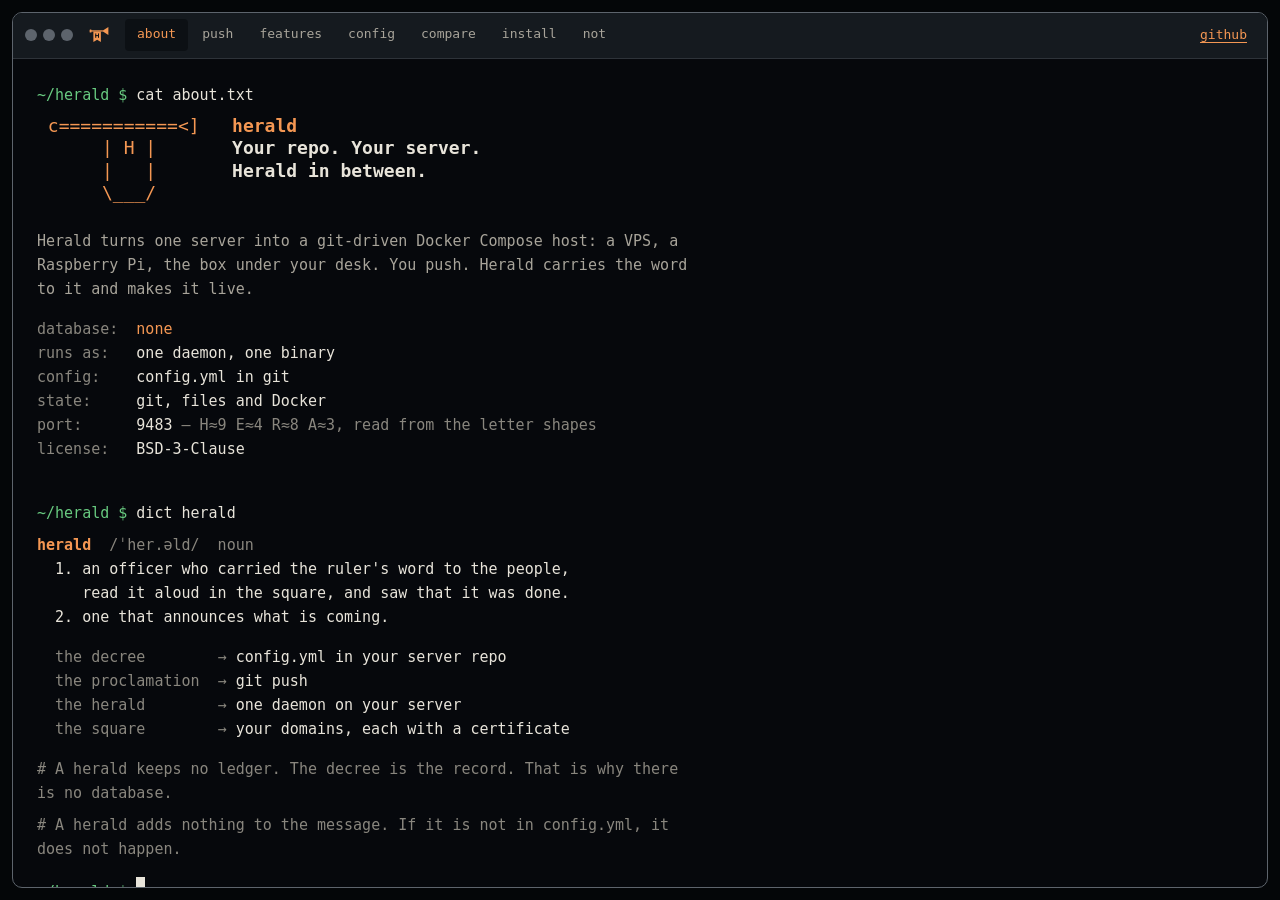
<file: site/index.html>
<!doctype html>
<html lang="en">
<head>
<meta charset="utf-8">
<meta name="viewport" content="width=device-width, initial-scale=1">
<title>Herald — your repo, your server, Herald in between</title>
<meta name="description" content="Herald turns one server into a git-driven Docker Compose host. One daemon, no database. Push makes it live.">
<meta name="color-scheme" content="dark">
<link rel="icon" href="favicon.svg" type="image/svg+xml">
<link rel="alternate" type="text/markdown" href="llms.txt" title="Herald for language models">
<style>
  :root {
    color-scheme: dark;
    --surface: oklch(0.17 0.01 250);
    --surface-raised: oklch(0.215 0.012 250);
    --surface-sunken: oklch(0.135 0.01 250);
    --text: oklch(0.92 0.015 90);
    --text-muted: oklch(0.72 0.015 90);
    --text-faint: oklch(0.62 0.012 90);
    --accent: oklch(0.76 0.14 55);
    --ok: oklch(0.76 0.14 150);
    --border: oklch(0.32 0.012 250);
    --border-strong: oklch(0.5 0.015 250);

    --step--1: 0.8125rem;
    --step-0: 0.9375rem;
    --step-1: 1.125rem;
    --step-2: 1.5rem;
    --step-3: 2.25rem;

    --space-1: 0.5rem;
    --space-2: 1rem;
    --space-3: 1.5rem;
    --space-4: 2.5rem;
    --space-5: 4rem;

    --mono: ui-monospace, "JetBrains Mono", "SF Mono", "Cascadia Code", Menlo, Consolas, monospace;
  }

  * { box-sizing: border-box; }

  body {
    margin: 0;
    background: var(--surface);
    color: var(--text);
    font: var(--step-0)/1.6 var(--mono);
  }

  .wrap { max-width: 46rem; margin: 0 auto; padding-inline: var(--space-3); }
  .wide { max-width: 64rem; }

  a { color: var(--accent); text-underline-offset: 0.2em; }
  :focus-visible { outline: 2px solid var(--accent); outline-offset: 3px; border-radius: 2px; }

  header { padding-block: var(--space-5) var(--space-4); }

  .mark { display: flex; align-items: center; gap: var(--space-1); color: var(--text-muted); font-size: var(--step--1); }
  .mark svg { width: 1.25rem; height: 1.25rem; color: var(--accent); flex: none; }

  h1 { font-size: var(--step-3); line-height: 1.15; margin: var(--space-2) 0; letter-spacing: -0.02em; }
  h2 { font-size: var(--step-2); line-height: 1.25; margin: 0 0 var(--space-2); }
  h2::before { content: "## "; color: var(--text-faint); }
  h3 { font-size: var(--step-0); line-height: 1.4; margin: 0 0 var(--space-1); }

  .lede { font-size: var(--step-1); line-height: 1.5; color: var(--text-muted); margin: 0 0 var(--space-3); }

  .facts { margin: 0; display: grid; grid-template-columns: max-content 1fr; gap: 0.25rem var(--space-3); padding: var(--space-2); background: var(--surface-sunken); border: 1px solid var(--border); border-radius: 6px; }
  .facts dt { color: var(--text-faint); }
  .facts dd { margin: 0; min-width: 0; }
  .facts .key { color: var(--accent); font-weight: 600; }

  section { padding: var(--space-4) 0; border-top: 1px solid var(--border); }
  p { margin: 0 0 var(--space-2); }
  .muted { color: var(--text-muted); }

  pre {
    background: var(--surface-sunken);
    border: 1px solid var(--border);
    border-radius: 6px;
    padding: var(--space-2);
    overflow-x: auto;
    font: var(--step--1)/1.6 var(--mono);
    margin: 0 0 var(--space-2);
  }
  code { font-family: var(--mono); }
  .prompt { color: var(--text-faint); user-select: none; }

  /* ---- push demo: a tmux-style terminal ---- */
  .demo-head { display: flex; flex-wrap: wrap; align-items: baseline; justify-content: space-between; gap: var(--space-1) var(--space-2); }

  .term { --lh: 1.6em; background: var(--surface-sunken); border: 1px solid var(--border-strong); border-radius: 8px; overflow: hidden; font-size: var(--step--1); line-height: var(--lh); }
  .term-bar { display: grid; grid-template-columns: auto 1fr auto; align-items: center; gap: var(--space-1); padding: 0.4rem 0.75rem; background: var(--surface-raised); border-bottom: 1px solid var(--border); color: var(--text-faint); }
  .term-bar .dots { display: flex; gap: 6px; }
  .term-bar .dots i { width: 11px; height: 11px; border-radius: 50%; background: var(--border-strong); }
  .term-bar .title { text-align: center; }

  .panes { display: grid; grid-template-columns: minmax(0, 1fr) minmax(0, 1fr); grid-template-rows: auto auto; gap: 1px; background: var(--border); }
  .pane { background: var(--surface-sunken); min-width: 0; display: flex; flex-direction: column; }
  .pane-title { padding: 0 0.75rem; color: var(--text-faint); border-bottom: 1px dashed var(--border); white-space: nowrap; overflow: hidden; text-overflow: ellipsis; }
  .pane-body { padding: 0.25rem 0.75rem; overflow: hidden; flex: 1 0 auto; }
  .pane-body > div { white-space: pre-wrap; overflow-wrap: anywhere; padding-left: 2ch; text-indent: -2ch; min-height: var(--lh); }

  .pane.ed { grid-column: 1; grid-row: 1; }
  .pane.ed .pane-body { height: calc(var(--lh) * 16 + 0.5rem); padding-left: 0; }
  .pane.ed .pane-body > div { padding-left: 0; text-indent: 0; }
  .pane.sh { grid-column: 1; grid-row: 2; }
  .pane.sh .pane-body { height: calc(var(--lh) * 11 + 0.5rem); }
  .pane.log { grid-column: 2; grid-row: 1 / span 2; }
  .ed-status { padding: 0 0.75rem; color: var(--text-muted); background: var(--surface-raised); white-space: pre; overflow: hidden; }

  .gut { display: inline-block; width: 5ch; text-align: right; padding-right: 1ch; color: var(--text-faint); user-select: none; }
  .sign { display: inline-block; width: 2ch; color: var(--ok); }
  .added { color: var(--ok); }
  .ps { color: var(--text-faint); }
  .dim { color: var(--text-faint); }
  .hl { color: var(--accent); }
  .ok { color: var(--ok); }
  .cursor { display: inline-block; width: 1ch; background: var(--text); animation: blink 1s steps(1) infinite; }
  .cursor::before { content: "\00a0"; }
  @keyframes blink { 50% { opacity: 0; } }

  .status { align-items: center; display: flex; justify-content: space-between; gap: var(--space-1); padding: 0 0.75rem; background: var(--surface-raised); border-top: 1px solid var(--border); white-space: nowrap; overflow: hidden; }
  .steps { display: flex; gap: 1ch; list-style: none; margin: 0; padding: 0; overflow: hidden; }
  .steps li { padding: 0 0.5ch; color: var(--text-muted); }
  .steps li.now { background: var(--accent); color: var(--surface-sunken); }
  .steps li.now::after { content: "*"; }

  @media (max-width: 52rem) {
    .panes { grid-template-columns: minmax(0, 1fr); }
    .pane.ed, .pane.sh, .pane.log { grid-column: 1; grid-row: auto; }
    .pane.log .pane-body { height: calc(var(--lh) * 16 + 0.5rem); }
  }

  .visually-hidden { position: absolute; width: 1px; height: 1px; overflow: hidden; clip-path: inset(50%); white-space: nowrap; }
  button {
    font: inherit; font-size: var(--step--1); color: var(--text);
    background: var(--surface-raised); border: 1px solid var(--border-strong); border-radius: 4px;
    padding: 0.4rem 0.9rem; min-height: 2.25rem; cursor: pointer;
  }
  button:hover { border-color: var(--accent); }

  .features { margin: 0; display: grid; grid-template-columns: minmax(0, 14rem) minmax(0, 1fr); gap: 0.75rem var(--space-3); }
  .features dt { color: var(--accent); font-weight: 600; }
  .features dt::before { content: "+ "; color: var(--ok); }
  .features dd { margin: 0; color: var(--text-muted); }
  @media (max-width: 40rem) {
    .features { grid-template-columns: minmax(0, 1fr); gap: 0.25rem; }
    .features dd { margin-bottom: 0.75rem; }
  }

  .points { display: grid; gap: var(--space-2); grid-template-columns: repeat(auto-fit, minmax(min(100%, 18rem), 1fr)); }
  .points div { min-width: 0; background: var(--surface-raised); border: 1px solid var(--border); border-radius: 6px; padding: var(--space-2); }
  .points p { margin: 0; color: var(--text-muted); }

  .table-scroll { overflow-x: auto; border: 1px solid var(--border); border-radius: 6px; margin-bottom: var(--space-2); }
  table { border-collapse: collapse; width: 100%; font-size: var(--step--1); }
  th, td { text-align: left; padding: 0.5rem 0.75rem; border-bottom: 1px solid var(--border); white-space: nowrap; vertical-align: top; }
  thead th { color: var(--text-faint); font-weight: 400; background: var(--surface-sunken); }
  tbody tr:last-child td, tbody tr:last-child th { border-bottom: 0; }
  tbody th { font-weight: 600; }
  tr.self th, tr.self td { background: var(--surface-raised); }
  tr.self th { color: var(--accent); }
  caption { caption-side: bottom; text-align: left; padding: 0.5rem 0.75rem; color: var(--text-faint); }

  .not { padding-left: 0; list-style: none; color: var(--text-muted); }
  .not li { margin-bottom: 0.25rem; }
  .not li::before { content: "- "; color: var(--text-faint); }

  footer { padding-block: var(--space-4) var(--space-5); color: var(--text-muted); font-size: var(--step--1); border-top: 1px solid var(--border); }

  @media (prefers-reduced-motion: reduce) {
    *, *::before, *::after {
      animation-duration: 0.01ms !important;
      animation-iteration-count: 1 !important;
      transition-duration: 0.01ms !important;
      scroll-behavior: auto !important;
    }
  }
  /* ---- the whole page as one terminal session ---- */
  body { background: oklch(0.12 0.008 250); }
  html, body { height: 100%; }
  body { margin: 0; padding: 0.75rem; }
  .window { height: 100%; display: grid; grid-template-rows: auto minmax(0, 1fr); grid-template-columns: minmax(0, 1fr); border: 1px solid var(--border-strong); border-radius: 10px; background: var(--surface-sunken); overflow: clip; }
  .win-bar { display: flex; align-items: center; gap: var(--space-2); padding: 0.4rem 0.75rem; background: var(--surface-raised); border-bottom: 1px solid var(--border); font-size: var(--step--1); }
  .win-bar .dots { display: flex; gap: 6px; flex: none; }
  .win-bar .dots i { width: 12px; height: 12px; border-radius: 50%; background: var(--border-strong); }
  .tabs { display: flex; gap: 2px; list-style: none; margin: 0; padding: 0; overflow-x: auto; min-width: 0; }
  .tabs a { display: block; padding: 0.3rem 0.75rem; min-height: 2rem; color: var(--text-muted); text-decoration: none; border-radius: 4px; white-space: nowrap; }
  .tabs a:hover { background: var(--surface); color: var(--text); }
  .tabs a[aria-current="page"] { background: var(--surface); color: var(--accent); }
  .win-bar .logo { flex: none; }
  .win-bar .repo { margin-left: auto; flex: none; padding: 0.3rem 0.5rem; }

  .screen { padding: var(--space-3); font-size: var(--step-0); overflow: auto; }
  .screen:focus-visible { outline-offset: -3px; }
  .screen section.block { padding: 0; border: 0; margin-bottom: var(--space-4); }
  .tabbed .screen section.block { margin-bottom: 0; }
  .note button { margin-left: 1ch; min-height: 0; padding: 0 0.75rem; }
  .note:has(button) { max-width: none; }
  .cmd { margin-bottom: var(--space-1); white-space: pre-wrap; overflow-wrap: anywhere; }
  .cmd .ps { color: var(--ok); }
  .cmd .path { color: var(--accent); }
  .out { color: var(--text); }
  .out p { margin: 0 0 var(--space-1); max-width: 72ch; }

  .banner { color: var(--accent); margin: 0 0 var(--space-3); padding: 0; background: none; border: 0; font-size: var(--step-1); line-height: 1.25; overflow: visible; }
  .banner .tagline { color: var(--text); font-weight: 700; }
  h1 { font-size: var(--step-0); margin: 0 0 var(--space-1); letter-spacing: 0; }
  .screen h2 { font-size: var(--step-0); margin: 0 0 var(--space-1); text-transform: uppercase; letter-spacing: 0.05em; }
  .screen h2::before { content: none; }

  .kv { display: grid; grid-template-columns: max-content minmax(0, 1fr); gap: 0 2ch; margin: var(--space-2) 0 0; }
  .kv dt { color: var(--text-faint); }
  .kv dt::after { content: ":"; }
  .kv dd { margin: 0; }

  .man { margin: 0; display: grid; grid-template-columns: minmax(0, 26ch) minmax(0, 1fr); gap: 0.5rem 2ch; padding-left: 4ch; }
  .man dt { font-weight: 700; }
  .man dd { margin: 0; color: var(--text-muted); max-width: 64ch; }
  @media (max-width: 44rem) {
    .man { grid-template-columns: minmax(0, 1fr); padding-left: 2ch; gap: 0; }
    .man dd { margin: 0 0 0.75rem 2ch; }
  }

  .ps-table { border-collapse: collapse; font-size: var(--step--1); }
  .ps-table th, .ps-table td { text-align: left; padding: 0 3ch 0 0; white-space: nowrap; border: 0; background: none; }
  .ps-table thead th { color: var(--text-faint); font-weight: 400; }
  .ps-table tbody th { font-weight: 400; }
  .ps-table tr.self th, .ps-table tr.self td { color: var(--accent); background: none; }
  .scroll-x { overflow-x: auto; padding-bottom: var(--space-1); }
  .note { color: var(--text-faint); }
  .note::before { content: "# "; }
  .term { margin-top: var(--space-1); }

  .screen pre.plain { background: none; border: 0; padding: 0; margin: 0; font-size: var(--step-0); white-space: pre-wrap; overflow-wrap: anywhere; }

  .tail .cursor { vertical-align: text-bottom; }
  @media (max-width: 30rem) {
    /* Too narrow for the tagline beside the trumpet: show it below as the h1. */
    .banner .tagline, .banner b { display: none; }
    .tabbed #about-h, #about-h { position: static; width: auto; height: auto; clip-path: none; white-space: normal; margin-bottom: var(--space-2); }
    .win-bar .repo { display: none; }
    .screen { padding-inline: var(--space-2); }
  }

  /* Reveal: only when JS runs and motion is allowed. Without either, everything shows. */
  .anim .block .out, .anim .block .tail { opacity: 0; transition: opacity 250ms; }
  .anim .block.done .out, .anim .block.done .tail { opacity: 1; }
  .tail { margin-top: var(--space-2); }

  /* Doc tabs: markdown shown the way a colour pager would. */
  .doc { max-width: 140ch; }
  .doc .md-h { font-size: var(--step-0); margin: var(--space-3) 0 var(--space-1); color: var(--accent); }
  .doc .md-h:first-child { margin-top: 0; }
  .doc .md-p, .doc .md-quote { margin: 0 0 var(--space-1); max-width: 80ch; }
  .doc .md-quote { color: var(--text-muted); border-left: 2px solid var(--border-strong); padding-left: 1.5ch; }
  .doc .md-li { padding-left: 2ch; text-indent: -2ch; max-width: 80ch; }
  .doc .md-hr { border: 0; border-top: 1px dashed var(--border); margin: var(--space-3) 0; }
  .doc code.hl { color: var(--accent); }
  .doc pre.md-code { font-size: var(--step--1); margin: var(--space-1) 0 var(--space-2); }
  .doc .md-table { overflow-x: auto; margin: var(--space-1) 0 var(--space-2); }
  .doc table { border-collapse: collapse; font-size: var(--step--1); width: 100%; }
  .doc th, .doc td { text-align: left; vertical-align: top; padding: 0.25rem 2ch 0.25rem 0; border-bottom: 1px dashed var(--border); white-space: normal; min-width: 10ch; }
  .doc td:last-child { min-width: 30ch; }
  .doc thead th { color: var(--text-faint); font-weight: 400; }

  /* Push tab: tmux takes over the whole window, like attaching for real. */
  .screen.full { padding: 0; display: flex; flex-direction: column; }
  .screen.full #push { flex: 1; display: flex; flex-direction: column; min-height: 0; }
  .screen.full #push > .cmd { padding: var(--space-3) var(--space-3) 0; }
  .anim .screen.full #push.done > .cmd { display: none; }
  .screen.full #push .out { flex: 1; display: flex; flex-direction: column; min-height: 0; }
  .screen.full .term { flex: 1; display: flex; flex-direction: column; margin: 0; border: 0; border-radius: 0; }
  .screen.full .panes { flex: 1; grid-template-rows: minmax(0, 1fr) auto; }
  .screen.full .pane.ed .pane-body { height: auto; flex: 1 1 0; min-height: calc(var(--lh) * 16 + 0.5rem); }
  .screen.full .pane.log .pane-body { flex: 1 1 0; min-height: 0; }
  .status button { margin-left: 1ch; min-height: 0; padding: 0 0.75rem; }
  @media (max-width: 52rem) {
    .screen.full .panes { grid-template-rows: none; }
    .screen.full .pane.ed .pane-body, .screen.full .pane.log .pane-body { flex: none; height: calc(var(--lh) * 16 + 0.5rem); }
  }
  .cmd.sub { margin-top: var(--space-4); }
  .screen pre.plain.dict { margin-bottom: var(--space-2); }
  .dict b { font-weight: 700; }
  .map { margin: 0 0 var(--space-2) 2ch; }
  .map dt::after { content: none; }
  .map dd::before { content: "→ "; color: var(--text-faint); }
</style>
</head>
<body>
<div class="window">
  <nav class="win-bar" aria-label="Sections">
    <span class="dots" aria-hidden="true"><i></i><i></i><i></i></span>
    <img class="logo" src="favicon.svg" alt="" width="20" height="20">
    <ul class="tabs">
      <li><a href="#about">about</a></li>
      <li><a href="#push">push</a></li>
      <li><a href="#features">features</a></li>
      <li><a href="#config">config</a></li>
      <li><a href="#compare">compare</a></li>
      <li><a href="#install">install</a></li>
      <li><a href="#not">not</a></li>
    </ul>
    <a class="repo" href="https://github.com/nogo/herald">github</a>
  </nav>

  <main class="screen" tabindex="0">
    <section class="block" id="about" aria-labelledby="about-h">
      <div class="cmd"><span class="ps">~/herald $</span> <span class="typed">cat about.txt</span></div>
      <div class="out">
        <pre class="banner" aria-hidden="true"> c===========&lt;]   <b>herald</b>
      | H |       <span class="tagline">Your repo. Your server.</span>
      |   |       <span class="tagline">Herald in between.</span>
      \___/</pre>
        <h1 id="about-h" class="visually-hidden">Your repo. Your server. Herald in between.</h1>
        <p class="muted">Herald turns one server into a git-driven Docker Compose host: a VPS, a Raspberry Pi, the box under your desk. You push. Herald carries the word to it and makes it live.</p>
        <dl class="kv">
          <dt>database</dt><dd class="hl">none</dd>
          <dt>runs as</dt><dd>one daemon, one binary</dd>
          <dt>config</dt><dd>config.yml in git</dd>
          <dt>state</dt><dd>git, files and Docker</dd>
          <dt>port</dt><dd>9483 <span class="dim">— H≈9 E≈4 R≈8 A≈3, read from the letter shapes</span></dd>
          <dt>license</dt><dd>BSD-3-Clause</dd>
        </dl>

        <div class="cmd sub"><span class="ps">~/herald $</span> dict herald</div>
<pre class="plain dict"><b class="hl">herald</b>  <span class="dim">/ˈher.əld/  noun</span>
  1. an officer who carried the ruler's word to the people,
     read it aloud in the square, and saw that it was done.
  2. one that announces what is coming.</pre>
        <dl class="kv map">
          <dt>the decree</dt><dd>config.yml in your server repo</dd>
          <dt>the proclamation</dt><dd>git push</dd>
          <dt>the herald</dt><dd>one daemon on your server</dd>
          <dt>the square</dt><dd>your domains, each with a certificate</dd>
        </dl>
        <p class="note">A herald keeps no ledger. The decree is the record. That is why there is no database.</p>
        <p class="note">A herald adds nothing to the message. If it is not in config.yml, it does not happen.</p>
      </div>
      <div class="cmd tail" aria-hidden="true"><span class="ps">~/herald $</span> <span class="cursor"></span></div>
    </section>

    <section class="block" id="push" aria-labelledby="push-h">
      <div class="cmd"><span class="ps">~/herald $</span> <span class="typed">tmux attach -t push</span></div>
      <div class="out">
        <h2 id="push-h" class="visually-hidden">What a push does</h2>
    <p class="visually-hidden">The terminal below shows one push: you add a stack to config.yml and push, nothing else. An editor adds a wiki stack to config.yml. The shell commits and pushes the server repo. On the server, the Herald log shows the webhook arrive, a generated secret, and docker compose up. Finally curl gets HTTP 200 from https://wiki.example.com.</p>
    <div class="term">
      <div class="panes" aria-hidden="true">
        <div class="pane ed">
          <div class="pane-title">~/my-server/config.yml</div>
          <div class="pane-body" id="ed"></div>
          <div class="ed-status" id="ed-status"></div>
        </div>
        <div class="pane sh">
          <div class="pane-title">laptop: ~/my-server</div>
          <div class="pane-body" id="sh"></div>
        </div>
        <div class="pane log">
          <div class="pane-title">srv1: journalctl -u herald -f -o cat</div>
          <div class="pane-body" id="log"></div>
        </div>
      </div>
      <div class="status">
        <ol class="steps" id="steps" aria-hidden="true"><li>0:edit</li><li>1:push</li><li>2:webhook</li><li>3:deploy</li><li>4:live</li></ol>
        <span class="dim">srv1 <button type="button" id="demo-toggle" hidden>pause</button></span>
      </div>
    </div>
      </div>
    </section>

    <section class="block" id="features" aria-labelledby="features-h">
      <div class="cmd"><span class="ps">~/herald $</span> <span class="typed">cat features.txt</span></div>
      <div class="out">
        <h2 id="features-h">Features</h2>
        <dl class="man">
          <dt>push to deploy</dt>
          <dd>A push to an app repo deploys its stack. Tags that match tag_pattern deploy too.</dd>
          <dt>server repo wiring</dt>
          <dd>A push to the server repo reloads config, keeps webhooks in sync and redeploys the stacks that changed.</dd>
          <dt>secrets management</dt>
          <dd>Secrets are age-encrypted on the server and never stored in git. Set one with herald secret set. Herald delivers it as an env var or a Docker secret.</dd>
          <dt>generated secrets</dt>
          <dd>Write generate: alphanumeric, base64 or hex. Herald creates the value on first deploy and keeps it stable after that. Nobody has to invent or see a password.</dd>
          <dt>automatic TLS</dt>
          <dd>Caddy gets a certificate for every domain in the config. Adding a domain is one line.</dd>
          <dt>preview environments</dt>
          <dd>A branch gets its own subdomain. Merging or closing the pull request tears it down.</dd>
          <dt>same repo, many deploys</dt>
          <dd>Deploy one repo several times under different names, branches, tags or domains.</dd>
          <dt>public status page</dt>
          <dd>Opted-in stacks show up, degraded or down, with 90 days of history. Nothing else is public.</dd>
          <dt>herald doctor</dt>
          <dd>Diagnoses deploy and wiring problems and prints the command that fixes them.</dd>
          <dt>works without GitHub</dt>
          <dd>The server repo can be a bare repo on the box. Your git push over SSH is the deploy.</dd>
        </dl>
      </div>
      <div class="cmd tail" aria-hidden="true"><span class="ps">~/herald $</span> <span class="cursor"></span></div>
    </section>

    <section class="block" id="config" aria-labelledby="config-h">
      <div class="cmd"><span class="ps">~/herald $</span> <span class="typed">less docs/config.md</span></div>
      <div class="out">
        <h2 id="config-h" class="visually-hidden">Configuration reference</h2>
        <div class="doc" data-src="docs/config.md">
          <p>Read the <a href="https://github.com/nogo/herald/blob/main/docs/config.md">configuration reference on GitHub</a>.</p>
        </div>
      </div>
      <div class="cmd tail" aria-hidden="true"><span class="ps">~/herald $</span> <span class="cursor"></span></div>
    </section>

    <section class="block" id="compare" aria-labelledby="compare-h">
      <div class="cmd"><span class="ps">~/herald $</span> <span class="typed">cat compare.txt | column -t</span></div>
      <div class="out">
        <h2 id="compare-h">Neighbours</h2>
        <div class="scroll-x" tabindex="0" role="region" aria-label="Comparison table, scrolls sideways">
          <table class="ps-table">
            <thead><tr><th scope="col">TOOL</th><th scope="col">DATABASE</th><th scope="col">ON THE SERVER</th><th scope="col">CONFIG LIVES IN</th><th scope="col">DEPLOYS ON</th><th scope="col">TLS</th></tr></thead>
            <tbody>
              <tr class="self"><th scope="row">herald</th><td>none</td><td>one daemon</td><td>YAML in a server repo</td><td>webhook, git push</td><td>Caddy</td></tr>
              <tr><th scope="row">doco-cd</th><td>none</td><td>one daemon</td><td>YAML in each repo</td><td>webhook, polling</td><td>bring your own</td></tr>
              <tr><th scope="row">kamal</th><td>none</td><td>proxy only</td><td>YAML in the app repo</td><td>CLI over SSH</td><td>kamal-proxy</td></tr>
              <tr><th scope="row">dokku</th><td>none</td><td>git hooks, plugins</td><td>CLI commands</td><td>git push</td><td>plugin</td></tr>
              <tr><th scope="row">haloy</th><td>SQLite</td><td>daemon + proxy</td><td>YAML in the app repo</td><td>CLI</td><td>built in</td></tr>
              <tr><th scope="row">disco</th><td>SQL, via migrations</td><td>daemon</td><td>dashboard, CLI</td><td>webhook</td><td>built in</td></tr>
              <tr><th scope="row">uncloud</th><td>distributed SQLite</td><td>daemon per machine</td><td>compose + CLI</td><td>CLI over SSH</td><td>Caddy</td></tr>
              <tr><th scope="row">komodo</th><td>MongoDB or FerretDB</td><td>core + agent</td><td>web UI, TOML sync</td><td>webhook, polling</td><td>bring your own</td></tr>
              <tr><th scope="row">dokploy</th><td>Postgres + Redis</td><td>platform</td><td>web UI</td><td>webhook</td><td>Traefik</td></tr>
              <tr><th scope="row">coolify</th><td>Postgres + Redis</td><td>platform</td><td>web UI</td><td>webhook</td><td>Traefik or Caddy</td></tr>
            </tbody>
          </table>
        </div>
        <p class="note">As of October 2026, from least to most moving parts.</p>
        <p class="note">Closest neighbour: doco-cd. It leaves routing, certificates and previews to you.</p>
      </div>
      <div class="cmd tail" aria-hidden="true"><span class="ps">~/herald $</span> <span class="cursor"></span></div>
    </section>

    <section class="block" id="install" aria-labelledby="install-h">
      <div class="cmd"><span class="ps">~/herald $</span> <span class="typed">cat install.txt</span></div>
      <div class="out">
        <h2 id="install-h">Install</h2>
        <p class="note">as root, on a fresh server with Docker</p>
<pre class="plain"><code>curl -fsSL https://raw.githubusercontent.com/nogo/herald/main/scripts/install.sh | sh
sudo -iu herald herald init myorg/my-server
sudo systemctl enable --now herald</code></pre>
        <p class="note">no GitHub? herald init with no argument; git push over SSH deploys</p>
        <p>docs: <a href="https://github.com/nogo/herald#readme">README</a> · <a href="https://github.com/nogo/herald/blob/main/docs/config.md">config reference</a> · <a href="llms.txt">llms.txt</a></p>
      </div>
      <div class="cmd tail" aria-hidden="true"><span class="ps">~/herald $</span> <span class="cursor"></span></div>
    </section>

    <section class="block" id="not" aria-labelledby="not-h">
      <div class="cmd"><span class="ps">~/herald $</span> <span class="typed">herald --not</span></div>
      <div class="out">
        <h2 id="not-h" class="visually-hidden">What Herald is not</h2>
<pre class="plain">herald: unknown flag --not
  not multi-server      one Herald per server
  not a web UI          config is YAML in git
  not CI                run tests in GitHub Actions, deploy on success
  not a compose wrapper Compose owns the runtime; Herald owns push to running</pre>
      </div>
      <div class="cmd tail" aria-hidden="true"><span class="ps">~/herald $</span> <span class="cursor"></span></div>
    </section>

  </main>
</div>

<script type="module">
  // Plays one push in the terminal. With reduced motion it renders the end state at once.
  const $ = (id) => document.getElementById(id);
  const ed = $("ed"), edStatus = $("ed-status"), sh = $("sh"), log = $("log"), steps = $("steps"), toggle = $("demo-toggle");
  const instant = matchMedia("(prefers-reduced-motion: reduce)").matches;

  const FILE = ["server:", "  name: srv1", "", "stacks:", "  blog:", "    path: stacks/blog", "    domain: blog.example.com"];
  const ADDED = ["  wiki:", "    path: stacks/wiki", "    domain: wiki.example.com", "    auto_deploy: true", "    secrets:",
    "      - key: wiki/db_password", "        target: DB_PASSWORD", "        type: env", "        generate: alphanumeric"];
  const T = "time=2026-10-05T14:02:";

  let paused = false;
  let run = 0;
  const sleep = (ms) => new Promise((r) => setTimeout(r, ms));
  // Waits ms of unpaused time; throws when a newer run has started.
  async function wait(ms, id) {
    if (instant) return;
    for (let t = 0; t < ms; ) {
      await sleep(40);
      if (id !== run) throw "stale";
      if (!paused) t += 40;
    }
  }

  function span(cls, text) { const s = document.createElement("span"); if (cls) s.className = cls; s.textContent = text; return s; }
  function line(pane, ...parts) {
    const d = document.createElement("div");
    for (const p of parts) d.append(typeof p === "string" ? p : span(p[0], p[1]));
    pane.append(d);
    pane.scrollTop = pane.scrollHeight;
    return d;
  }
  const cursor = () => span("cursor", "");
  function stage(n) { [...steps.children].forEach((li, i) => li.classList.toggle("now", i === n)); }
  async function type(el, text, id) {
    const c = cursor(); el.append(c);
    const t = span("", ""); el.insertBefore(t, c);
    for (const ch of text) { t.textContent += ch; await wait(28, id); }
    c.remove();
  }
  function edLine(n, text, added) {
    return line(ed, ["gut", String(n)], ["sign", added ? "+" : " "], added ? ["added", text] : text);
  }
  function logLine(time, msg, rest) {
    line(log, ["dim", T + time + "+02:00 level=INFO "], ["hl", "msg=" + msg], " " + rest);
  }
  async function cmd(text, id) {
    const d = line(sh, ["ps", "~/my-server $ "]);
    await wait(300, id);
    await type(d, text, id);
    await wait(250, id);
  }

  async function play(id) {
    ed.replaceChildren(); sh.replaceChildren(); log.replaceChildren();
    FILE.forEach((t, i) => edLine(i + 1, t, false));
    edStatus.textContent = "config.yml";
    line(log, ["dim", "time=2026-10-05T14:01:58.112+02:00 level=INFO "], ["hl", 'msg="herald ready, listening on"'], " addr=:9483");
    line(sh, ["dim", "# add a stack to config.yml and push. nothing else."]);
    const idle = line(sh, ["ps", "~/my-server $ "], cursor());

    stage(0);
    await wait(900, id);
    edStatus.textContent = "-- INSERT --";
    for (const [i, t] of ADDED.entries()) {
      const d = line(ed, ["gut", String(FILE.length + i + 1)], ["sign", "+"]);
      const a = span("added", ""); d.append(a);
      await type(a, t, id);
    }
    edStatus.textContent = `"config.yml" ${FILE.length + ADDED.length}L written`;
    await wait(700, id);

    stage(1);
    idle.remove();
    await cmd('git add -A && git commit -m "wiki: add stack"', id);
    line(sh, "[main e4f5a6b] wiki: add stack");
    line(sh, " 2 files changed, 31 insertions(+)");
    line(sh, " create mode 100644 stacks/wiki/compose.yml");
    await cmd("git push", id);
    line(sh, "To github.com:me/my-server.git");
    line(sh, "   a1b2c3d..e4f5a6b  main -> main");
    await wait(900, id);

    stage(2);
    logLine("11.204", "webhook", 'event=push repo=me/my-server result="accepted: IaC repo push"');
    await wait(1100, id);

    stage(3);
    logLine("12.031", '"maintenance: redeploying changed path stack"', "stack=wiki config_drift=false");
    await wait(600, id);
    logLine("12.040", '"generated secret"', "key=wiki/db_password");
    await wait(600, id);
    logLine("12.388", '"compose up"', "project=herald-wiki");
    await wait(1600, id);
    logLine("19.902", '"IaC push: maintenance pass complete"', "webhooks_created=0 webhooks_pruned=0 orphans=0");
    await wait(700, id);

    stage(4);
    await cmd("curl -sI https://wiki.example.com | head -1", id);
    line(sh, ["ok", "HTTP/2 200"]);
    line(sh, ["ps", "~/my-server $ "], cursor());
    await wait(5000, id);
  }

  async function loop() {
    const id = ++run;
    try { do { await play(id); } while (!instant); } catch (e) { if (e !== "stale") throw e; }
  }

  if (!instant) {
    toggle.hidden = false;
    toggle.addEventListener("click", () => { paused = !paused; toggle.textContent = paused ? "play" : "pause"; });
  }
  loop();
  document.addEventListener("demo:restart", loop);
</script>

<script type="module">
  // Shows one section per tab, chosen by the URL hash. Without JS every section shows.
  const screen = document.querySelector(".screen");
  const blocks = [...document.querySelectorAll(".block")];
  const tabs = [...document.querySelectorAll(".tabs a")];
  const still = matchMedia("(prefers-reduced-motion: reduce)").matches;
  const sleep = (ms) => new Promise((r) => setTimeout(r, ms));
  const commands = new Map(blocks.map((b) => [b, b.querySelector(".typed").textContent]));
  let shown = 0;

  // Types the section's command, then shows its output. A newer tab switch cancels it.
  async function reveal(block, id) {
    block.classList.remove("done");
    const cmd = block.querySelector(".typed");
    cmd.textContent = "";
    for (const ch of commands.get(block)) {
      if (id !== shown) return;
      cmd.textContent += ch;
      await sleep(22);
    }
    await sleep(150);
    if (id === shown) block.classList.add("done");
  }

  function show() {
    const target = blocks.find((b) => "#" + b.id === location.hash) || blocks[0];
    const id = ++shown;
    for (const b of blocks) b.hidden = b !== target;
    for (const a of tabs) a.hash === "#" + target.id ? a.setAttribute("aria-current", "page") : a.removeAttribute("aria-current");
    screen.scrollTop = 0;
    screen.classList.toggle("full", target.id === "push");
    if (!still) reveal(target, id);
    if (target.id === "push") document.dispatchEvent(new Event("demo:restart"));
    const doc = target.querySelector(".doc[data-src]");
    if (doc && !doc.dataset.loaded) load(doc);
  }

  // Loads a markdown doc that the Pages workflow copies next to this page.
  // On failure the GitHub link stays in place.
  async function load(doc) {
    doc.dataset.loaded = "1";
    try {
      const res = await fetch(doc.dataset.src);
      if (!res.ok) throw new Error(res.status);
      doc.replaceChildren(...markdown(await res.text()));
    } catch {
      doc.dataset.loaded = "";
      const p = document.createElement("p");
      p.className = "note";
      p.textContent = `could not load ${doc.dataset.src}`;
      doc.append(p);
    }
  }

  // Renders the subset of markdown the docs use, the way a pager with colour would:
  // headings keep their #, code keeps its box, tables become tables.
  const ITEM = /^\s*([-*]|\d+\.) /;
  const BLOCK = /^(```|\||#{1,6} |>|-{3,}\s*$|\s*([-*]|\d+\.) )/;

  function markdown(text) {
    const out = [];
    const lines = text.split("\n");
    const el = (tag, cls, html) => { const e = document.createElement(tag); if (cls) e.className = cls; if (html != null) e.innerHTML = html; return e; };
    for (let i = 0; i < lines.length; i++) {
      const line = lines[i];
      if (line.startsWith("```")) {
        const code = [];
        while (++i < lines.length && !lines[i].startsWith("```")) code.push(lines[i]);
        const pre = el("pre", "md-code"); pre.textContent = code.join("\n"); pre.tabIndex = 0;
        out.push(pre);
      } else if (line.startsWith("|")) {
        const rows = [];
        for (; i < lines.length && lines[i].startsWith("|"); i++) rows.push(lines[i]);
        i--;
        out.push(table(rows, el));
      } else if (/^#{1,6} /.test(line)) {
        const level = line.indexOf(" ");
        const h = el("h" + Math.min(level + 2, 6), "md-h", `<span class="dim">${"#".repeat(level)} </span>${inline(line.slice(level + 1))}`);
        out.push(h);
      } else if (/^-{3,}\s*$/.test(line)) {
        out.push(el("hr", "md-hr"));
      } else if (ITEM.test(line)) {
        let item = line;
        while (i + 1 < lines.length && /^\s+\S/.test(lines[i + 1]) && !ITEM.test(lines[i + 1])) item += " " + lines[++i].trim();
        out.push(el("div", "md-li", inline(item)));
      } else if (line.startsWith(">")) {
        let quote = line.replace(/^>\s?/, "");
        while (i + 1 < lines.length && lines[i + 1].startsWith(">")) quote += " " + lines[++i].replace(/^>\s?/, "");
        out.push(el("p", "md-quote", inline(quote)));
      } else if (line.trim()) {
        // Hard-wrapped lines belong to one paragraph until a blank line or another block starts.
        let para = line;
        while (i + 1 < lines.length && lines[i + 1].trim() && !BLOCK.test(lines[i + 1])) para += " " + lines[++i].trim();
        out.push(el("p", "md-p", inline(para)));
      }
    }
    return out;
  }

  function table(rows, el) {
    const cells = (r) => r.trim().replace(/^\||\|$/g, "").replace(/\\\|/g, "\u0000").split("|").map((c) => inline(c.trim().replace(/\u0000/g, "|")));
    const wrap = el("div", "md-table");
    wrap.tabIndex = 0;
    const t = el("table");
    const [head, , ...body] = rows;
    t.append(el("thead", null, "<tr>" + cells(head).map((c) => `<th scope="col">${c}</th>`).join("") + "</tr>"));
    t.append(el("tbody", null, body.map((r) => "<tr>" + cells(r).map((c) => `<td>${c}</td>`).join("") + "</tr>").join("")));
    wrap.append(t);
    return wrap;
  }

  // Escapes HTML, then styles `code`, **bold** and links. Code spans are left untouched.
  function inline(s) {
    const esc = (t) => t.replace(/&/g, "&amp;").replace(/</g, "&lt;").replace(/>/g, "&gt;");
    return s.split(/(`[^`]*`)/).map((part) => {
      if (part.startsWith("`") && part.endsWith("`") && part.length > 1) return `<code class="hl">${esc(part.slice(1, -1))}</code>`;
      return esc(part)
        .replace(/\*\*([^*]+)\*\*/g, "<b>$1</b>")
        .replace(/\[([^\]]+)\]\(([^)\s]+)\)/g, (m, label, href) => {
          if (href.startsWith("#")) return label;
          if (!/^https?:/.test(href)) href = "https://github.com/nogo/herald/blob/main/docs/" + href;
          return `<a href="${href}">${label}</a>`;
        });
    }).join("");
  }

  document.body.classList.add("tabbed");
  if (!still) document.body.classList.add("anim");
  addEventListener("hashchange", show);
  show();
</script>
</body>
</html>
</file>
